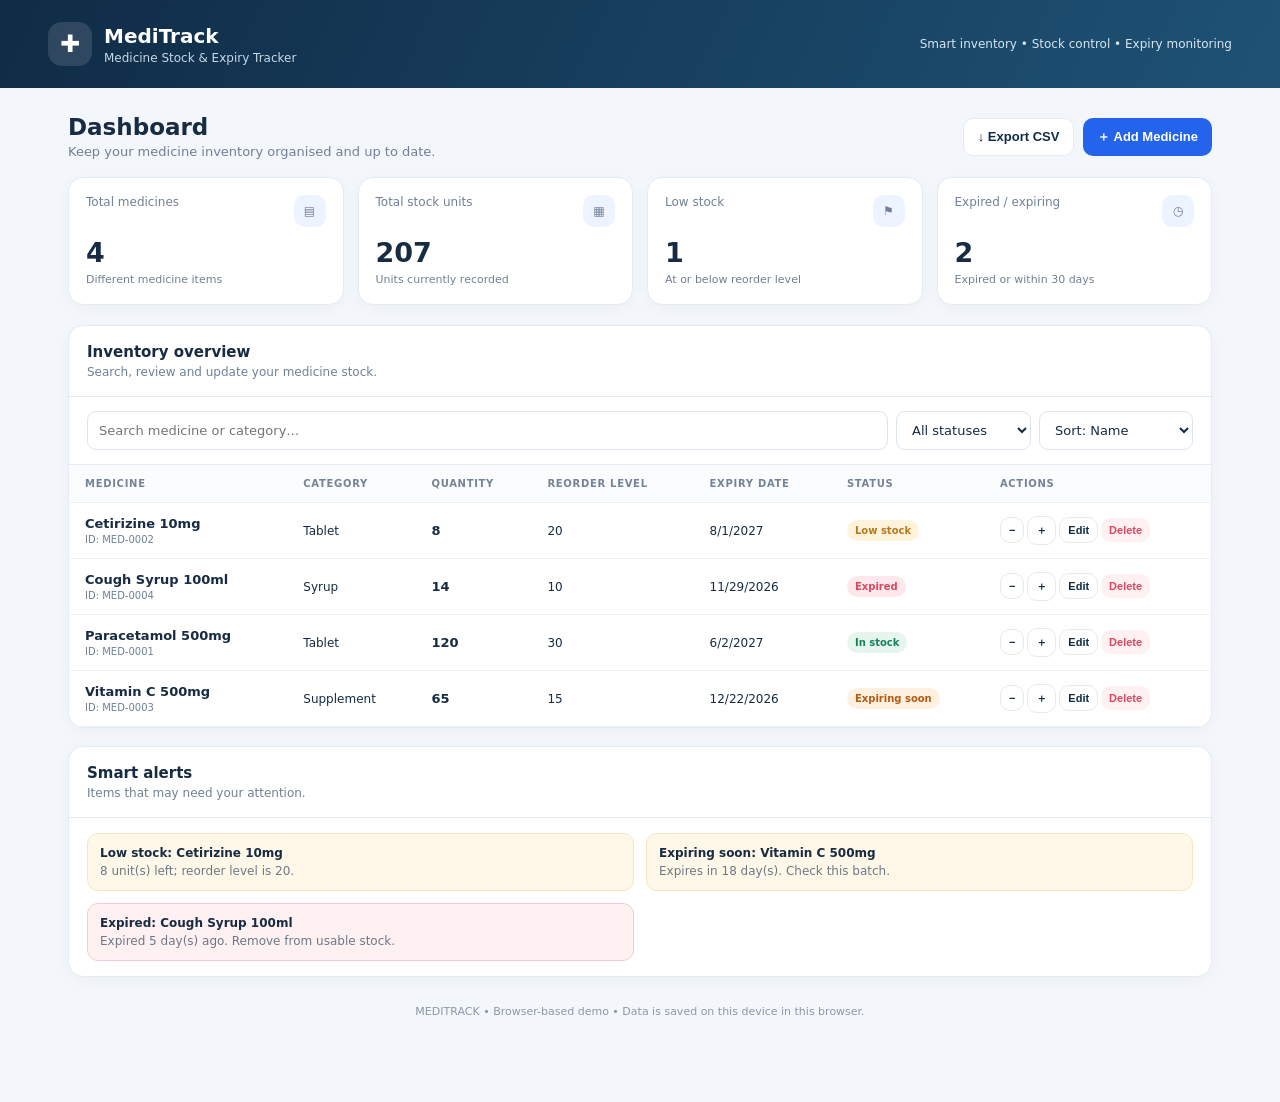
<file: index.html>
<!DOCTYPE html>
<html lang="en"><head><meta charset="UTF-8"><meta name="viewport" content="width=device-width, initial-scale=1"><meta name="theme-color" content="#102b46"><title>MediTrack | Medicine Stock & Expiry Tracker</title>
<style>
:root{--navy:#102b46;--blue:#2463eb;--bg:#f3f6fb;--ink:#172b42;--muted:#718096;--line:#e5ebf2;--red:#d9485f;--amber:#b7791f;--green:#16845b}*{box-sizing:border-box}body{margin:0;background:var(--bg);color:var(--ink);font-family:system-ui,-apple-system,"Segoe UI",sans-serif}header{background:linear-gradient(115deg,#102b46,#1e5275);color:white;padding:22px clamp(16px,4vw,48px);display:flex;align-items:center;justify-content:space-between;gap:16px;flex-wrap:wrap}.brand{display:flex;align-items:center;gap:12px}.logo{width:44px;height:44px;border-radius:14px;background:#ffffff20;display:grid;place-items:center;font-size:24px}.brand h1{font-size:20px;margin:0}.brand p{margin:3px 0 0;color:#c8d9e8;font-size:12px}.header-note{font-size:12px;color:#d7e6f2}main{max-width:1180px;margin:26px auto;padding:0 18px 48px}.toolbar{display:flex;justify-content:space-between;align-items:center;gap:12px;flex-wrap:wrap;margin-bottom:18px}.toolbar h2{margin:0;font-size:23px}.toolbar p{margin:4px 0 0;color:var(--muted);font-size:13px}.actions{display:flex;gap:9px;flex-wrap:wrap}button{border:0;border-radius:10px;padding:10px 14px;font-weight:650;font-size:13px;cursor:pointer}.primary{background:var(--blue);color:white}.secondary{background:white;color:var(--navy);border:1px solid var(--line)}.danger{background:#fff0f2;color:var(--red)}.cards{display:grid;grid-template-columns:repeat(4,minmax(0,1fr));gap:14px;margin-bottom:20px}.stat,.panel{background:white;border:1px solid var(--line);border-radius:15px;box-shadow:0 4px 16px #18324a08}.stat{padding:17px}.stat-top{display:flex;justify-content:space-between;color:var(--muted);font-size:12px}.stat-icon{width:32px;height:32px;border-radius:10px;background:#edf3ff;display:grid;place-items:center}.stat strong{display:block;font-size:27px;margin-top:10px}.stat small{color:var(--muted);font-size:11px}.panel{margin-bottom:18px;overflow:hidden}.panel-head{padding:17px 18px;border-bottom:1px solid var(--line);display:flex;align-items:center;justify-content:space-between;gap:12px;flex-wrap:wrap}.panel-head h3{font-size:15px;margin:0}.panel-head p{font-size:12px;color:var(--muted);margin:4px 0 0}.filters{display:flex;gap:8px;flex-wrap:wrap;padding:14px 18px;border-bottom:1px solid var(--line)}input,select{font:inherit;border:1px solid #dce4ed;border-radius:9px;padding:10px 11px;background:white;color:var(--ink);font-size:13px;min-width:0}#search{flex:1;min-width:170px}.filters select{min-width:135px}.table-wrap{overflow-x:auto}table{width:100%;border-collapse:collapse;min-width:760px}th,td{text-align:left;padding:13px 16px;border-bottom:1px solid #edf1f5;font-size:12px}th{color:#758397;font-size:10px;text-transform:uppercase;letter-spacing:.7px;background:#fbfcfe}td strong{font-size:13px}td small{display:block;color:var(--muted);margin-top:3px}.pill{display:inline-block;padding:5px 8px;border-radius:30px;font-size:10px;font-weight:750}.ok{background:#e6f6ee;color:var(--green)}.low{background:#fff3dc;color:var(--amber)}.expired{background:#ffe8ec;color:var(--red)}.soon{background:#fff0df;color:#b45b13}.actions-cell{white-space:nowrap}.actions-cell button{padding:6px 8px;margin-right:3px;font-size:11px}.empty{padding:30px;text-align:center;color:var(--muted);font-size:13px}.alerts{display:grid;grid-template-columns:repeat(2,minmax(0,1fr));gap:12px;padding:15px 18px}.alert{border-radius:11px;padding:12px;background:#fff8e9;border:1px solid #f7e6bd;font-size:12px}.alert.red{background:#fff0f2;border-color:#f5cbd2}.alert b{display:block;margin-bottom:4px}.alert span{color:#6d7886}footer{text-align:center;color:#8b98a8;font-size:11px;padding:10px}.modal-backdrop{display:none;position:fixed;inset:0;background:#10243c88;z-index:5;align-items:center;justify-content:center;padding:16px}.modal-backdrop.show{display:flex}.modal{width:min(500px,100%);background:white;border-radius:17px;padding:22px;max-height:92vh;overflow:auto}.modal h3{margin:0 0 5px}.modal p{margin:0 0 17px;color:var(--muted);font-size:12px}.form-grid{display:grid;grid-template-columns:1fr 1fr;gap:12px}.field{display:flex;flex-direction:column;gap:6px}.field.full{grid-column:1/-1}.field label{font-size:11px;font-weight:700;color:#526174}.field input{width:100%}.modal-actions{display:flex;justify-content:flex-end;gap:8px;margin-top:18px}@media(max-width:760px){.cards{grid-template-columns:repeat(2,minmax(0,1fr))}.alerts{grid-template-columns:1fr}main{margin-top:18px}}@media(max-width:420px){.cards{gap:9px}.stat{padding:13px}.stat strong{font-size:23px}.form-grid{grid-template-columns:1fr}.field.full{grid-column:auto}.toolbar .actions{width:100%}.toolbar .actions button{flex:1}}
</style></head><body>
<header><div class="brand"><div class="logo">✚</div><div><h1>MediTrack</h1><p>Medicine Stock & Expiry Tracker</p></div></div><div class="header-note">Smart inventory • Stock control • Expiry monitoring</div></header>
<main><div class="toolbar"><div><h2>Dashboard</h2><p>Keep your medicine inventory organised and up to date.</p></div><div class="actions"><button class="secondary" id="exportBtn">↓ Export CSV</button><button class="primary" id="addBtn">＋ Add Medicine</button></div></div>
<section class="cards"><div class="stat"><div class="stat-top">Total medicines <span class="stat-icon">▤</span></div><strong id="totalCount">0</strong><small>Different medicine items</small></div><div class="stat"><div class="stat-top">Total stock units <span class="stat-icon">▦</span></div><strong id="unitsCount">0</strong><small>Units currently recorded</small></div><div class="stat"><div class="stat-top">Low stock <span class="stat-icon">⚑</span></div><strong id="lowCount">0</strong><small>At or below reorder level</small></div><div class="stat"><div class="stat-top">Expired / expiring <span class="stat-icon">◷</span></div><strong id="expiryCount">0</strong><small>Expired or within 30 days</small></div></section>
<section class="panel"><div class="panel-head"><div><h3>Inventory overview</h3><p>Search, review and update your medicine stock.</p></div><span id="lastUpdated" style="font-size:11px;color:#8794a4"></span></div><div class="filters"><input id="search" type="search" placeholder="Search medicine or category…"><select id="statusFilter"><option value="all">All statuses</option><option value="ok">In stock</option><option value="low">Low stock</option><option value="soon">Expiring soon</option><option value="expired">Expired</option></select><select id="sortBy"><option value="name">Sort: Name</option><option value="expiry">Sort: Expiry date</option><option value="quantity">Sort: Quantity</option></select></div><div class="table-wrap"><table><thead><tr><th>Medicine</th><th>Category</th><th>Quantity</th><th>Reorder level</th><th>Expiry date</th><th>Status</th><th>Actions</th></tr></thead><tbody id="medicineRows"></tbody></table><div id="emptyState" class="empty" hidden>No medicines found. Select “Add Medicine” to get started.</div></div></section>
<section class="panel"><div class="panel-head"><div><h3>Smart alerts</h3><p>Items that may need your attention.</p></div></div><div class="alerts" id="alerts"></div></section><footer>MEDITRACK • Browser-based demo • Data is saved on this device in this browser.</footer></main>
<div class="modal-backdrop" id="modalBackdrop" role="dialog" aria-modal="true" aria-labelledby="modalTitle"><div class="modal"><h3 id="modalTitle">Add medicine</h3><p>Enter the medicine details below.</p><form id="medicineForm"><input type="hidden" id="medicineId"><div class="form-grid"><div class="field full"><label for="medicineName">Medicine name *</label><input id="medicineName" required maxlength="70" placeholder="e.g. Paracetamol 500mg"></div><div class="field"><label for="category">Category</label><input id="category" maxlength="40" placeholder="e.g. Tablet"></div><div class="field"><label for="quantity">Quantity *</label><input id="quantity" type="number" min="0" step="1" required></div><div class="field"><label for="reorder">Reorder level *</label><input id="reorder" type="number" min="0" step="1" required value="10"></div><div class="field"><label for="expiry">Expiry date *</label><input id="expiry" type="date" required></div></div><div class="modal-actions"><button type="button" class="secondary" id="cancelBtn">Cancel</button><button type="submit" class="primary">Save medicine</button></div></form></div></div>
<script>
const KEY='meditrack_inventory_v1';const today=()=>{const d=new Date();d.setHours(0,0,0,0);return d};const datePlus=n=>{const d=today();d.setDate(d.getDate()+n);return d.toISOString().slice(0,10)};const sample=[{id:1,name:'Paracetamol 500mg',category:'Tablet',quantity:120,reorder:30,expiry:datePlus(180)},{id:2,name:'Cetirizine 10mg',category:'Tablet',quantity:8,reorder:20,expiry:datePlus(240)},{id:3,name:'Vitamin C 500mg',category:'Supplement',quantity:65,reorder:15,expiry:datePlus(18)},{id:4,name:'Cough Syrup 100ml',category:'Syrup',quantity:14,reorder:10,expiry:datePlus(-5)}];let medicines=load();function load(){try{const x=JSON.parse(localStorage.getItem(KEY));return Array.isArray(x)?x:sample}catch(e){return sample}}function save(){localStorage.setItem(KEY,JSON.stringify(medicines));document.getElementById('lastUpdated').textContent='Updated '+new Date().toLocaleTimeString([],{hour:'2-digit',minute:'2-digit'});render()}function daysUntil(s){return Math.ceil((new Date(s+'T00:00:00')-today())/86400000)}function status(m){const d=daysUntil(m.expiry);if(d<0)return'expired';if(d<=30)return'soon';if(+m.quantity<=+m.reorder)return'low';return'ok'}function statusLabel(s){return({ok:'In stock',low:'Low stock',soon:'Expiring soon',expired:'Expired'})[s]}function esc(s){return String(s??'').replace(/[&<>"']/g,c=>({'&':'&amp;','<':'&lt;','>':'&gt;','"':'&quot;',"'":'&#39;'}[c]))}
function render(){const total=medicines.length,units=medicines.reduce((a,m)=>a+Number(m.quantity||0),0),low=medicines.filter(m=>+m.quantity<=+m.reorder).length,exp=medicines.filter(m=>daysUntil(m.expiry)<=30).length;totalCount.textContent=total;unitsCount.textContent=units;lowCount.textContent=low;expiryCount.textContent=exp;const q=search.value.toLowerCase(),f=statusFilter.value,sort=sortBy.value;let list=medicines.filter(m=>(m.name+' '+m.category).toLowerCase().includes(q)&&(f==='all'||status(m)===f));list.sort((a,b)=>sort==='expiry'?a.expiry.localeCompare(b.expiry):sort==='quantity'?a.quantity-b.quantity:a.name.localeCompare(b.name));medicineRows.innerHTML=list.map(m=>{const s=status(m);return `<tr><td><strong>${esc(m.name)}</strong><small>ID: MED-${String(m.id).padStart(4,'0')}</small></td><td>${esc(m.category||'—')}</td><td><strong>${m.quantity}</strong></td><td>${m.reorder}</td><td>${new Date(m.expiry+'T00:00:00').toLocaleDateString()}</td><td><span class="pill ${s}">${statusLabel(s)}</span></td><td class="actions-cell"><button class="secondary" data-action="minus" data-id="${m.id}">−</button><button class="secondary" data-action="plus" data-id="${m.id}">＋</button><button class="secondary" data-action="edit" data-id="${m.id}">Edit</button><button class="danger" data-action="delete" data-id="${m.id}">Delete</button></td></tr>`}).join('');emptyState.hidden=list.length!==0;const a=[];medicines.forEach(m=>{const s=status(m);if(s==='expired')a.push(`<div class="alert red"><b>Expired: ${esc(m.name)}</b><span>Expired ${Math.abs(daysUntil(m.expiry))} day(s) ago. Remove from usable stock.</span></div>`);else if(s==='soon')a.push(`<div class="alert"><b>Expiring soon: ${esc(m.name)}</b><span>Expires in ${daysUntil(m.expiry)} day(s). Check this batch.</span></div>`);if(+m.quantity<=+m.reorder)a.push(`<div class="alert"><b>Low stock: ${esc(m.name)}</b><span>${m.quantity} unit(s) left; reorder level is ${m.reorder}.</span></div>`)});alerts.innerHTML=a.join('')||'<div class="empty" style="grid-column:1/-1;padding:12px">No alerts. Your current inventory has no low-stock or expiry warnings.</div>'}
function openModal(m){medicineForm.reset();medicineId.value=m?.id??'';modalTitle.textContent=m?'Edit medicine':'Add medicine';medicineName.value=m?.name??'';category.value=m?.category??'';quantity.value=m?.quantity??0;reorder.value=m?.reorder??10;expiry.value=m?.expiry??datePlus(90);modalBackdrop.classList.add('show')}function closeModal(){modalBackdrop.classList.remove('show')}addBtn.onclick=()=>openModal();cancelBtn.onclick=closeModal;modalBackdrop.addEventListener('click',e=>{if(e.target.id==='modalBackdrop')closeModal()});medicineForm.addEventListener('submit',e=>{e.preventDefault();const id=medicineId.value,m={id:id?Number(id):Date.now(),name:medicineName.value.trim(),category:category.value.trim(),quantity:Number(quantity.value),reorder:Number(reorder.value),expiry:expiry.value};if(id)medicines=medicines.map(x=>x.id===Number(id)?m:x);else medicines.push(m);save();closeModal()});medicineRows.addEventListener('click',e=>{const b=e.target.closest('button[data-action]');if(!b)return;const id=Number(b.dataset.id),m=medicines.find(x=>x.id===id);if(!m)return;const a=b.dataset.action;if(a==='edit')openModal(m);if(a==='plus'){m.quantity++;save()}if(a==='minus'){m.quantity=Math.max(0,m.quantity-1);save()}if(a==='delete'&&confirm(`Delete ${m.name} from inventory?`)){medicines=medicines.filter(x=>x.id!==id);save()}});['search','statusFilter','sortBy'].forEach(id=>document.getElementById(id).addEventListener(id==='search'?'input':'change',render));exportBtn.onclick=()=>{const rows=[['Medicine','Category','Quantity','Reorder Level','Expiry Date','Status'],...medicines.map(m=>[m.name,m.category,m.quantity,m.reorder,m.expiry,statusLabel(status(m))])],csv=rows.map(r=>r.map(v=>'"'+String(v??'').replace(/"/g,'""')+'"').join(',')).join('\r\n'),blob=new Blob([csv],{type:'text/csv;charset=utf-8;'}),url=URL.createObjectURL(blob),a=document.createElement('a');a.href=url;a.download='meditrack-inventory.csv';a.click();URL.revokeObjectURL(url)};if(!localStorage.getItem(KEY))localStorage.setItem(KEY,JSON.stringify(medicines));render();
</script></body></html>
</file>
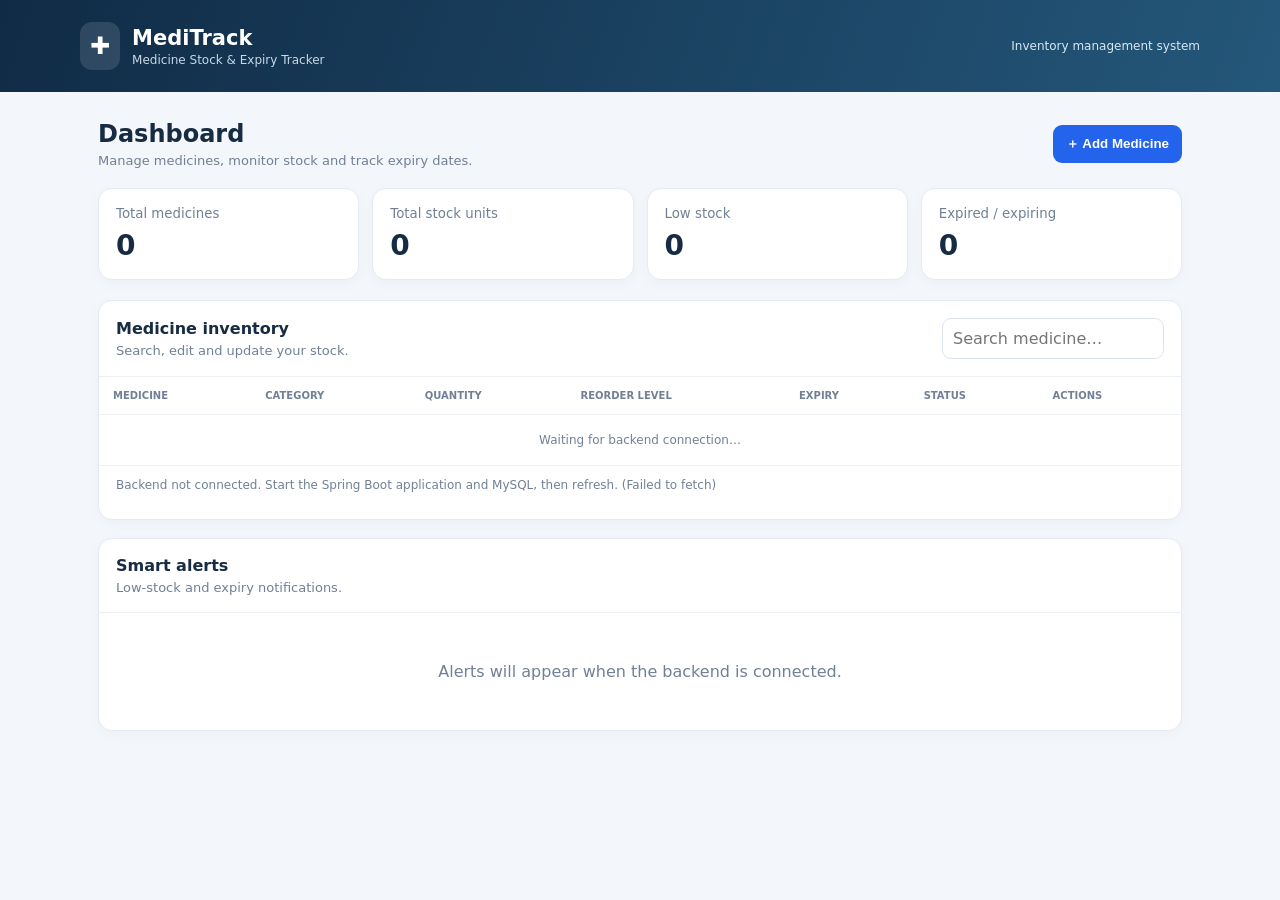
<file: frontend/index.html>
<!DOCTYPE html>
<html lang="en"><head><meta charset="UTF-8"><meta name="viewport" content="width=device-width,initial-scale=1"><title>MediTrack | Medicine Stock & Expiry Tracker</title><link rel="stylesheet" href="style.css"></head>
<body><header><div class="brand"><span class="logo">✚</span><div><h1>MediTrack</h1><p>Medicine Stock & Expiry Tracker</p></div></div><span class="tag">Inventory management system</span></header>
<main><section class="intro"><div><h2>Dashboard</h2><p>Manage medicines, monitor stock and track expiry dates.</p></div><button class="primary" id="addBtn">＋ Add Medicine</button></section>
<section class="stats"><article><small>Total medicines</small><b id="total">0</b></article><article><small>Total stock units</small><b id="units">0</b></article><article><small>Low stock</small><b id="low">0</b></article><article><small>Expired / expiring</small><b id="expiry">0</b></article></section>
<section class="panel"><div class="panel-head"><div><h3>Medicine inventory</h3><p>Search, edit and update your stock.</p></div><input id="search" placeholder="Search medicine…"></div><div class="table-wrap"><table><thead><tr><th>Medicine</th><th>Category</th><th>Quantity</th><th>Reorder level</th><th>Expiry</th><th>Status</th><th>Actions</th></tr></thead><tbody id="rows"></tbody></table></div><p id="message" class="message">Connecting to backend…</p></section>
<section class="panel"><div class="panel-head"><div><h3>Smart alerts</h3><p>Low-stock and expiry notifications.</p></div></div><div id="alerts" class="alerts"></div></section>
</main>
<dialog id="medicineDialog"><form id="medicineForm"><h3 id="formTitle">Add medicine</h3><input type="hidden" id="id"><label>Medicine name<input id="name" required maxlength="100"></label><label>Category<input id="category" maxlength="60"></label><label>Quantity<input id="quantity" type="number" min="0" required></label><label>Reorder level<input id="reorderLevel" type="number" min="0" value="10" required></label><label>Expiry date<input id="expiryDate" type="date" required></label><div class="form-actions"><button type="button" id="cancel" class="secondary">Cancel</button><button class="primary" type="submit">Save medicine</button></div></form></dialog>
<script src="app.js"></script></body></html>
</file>
<file: frontend/style.css>
*{box-sizing:border-box}body{margin:0;background:#f3f6fb;color:#172b42;font-family:system-ui,-apple-system,"Segoe UI",sans-serif}header{background:linear-gradient(110deg,#102b46,#24577a);color:#fff;padding:22px max(18px,calc((100% - 1120px)/2));display:flex;justify-content:space-between;align-items:center;gap:15px}.brand{display:flex;align-items:center;gap:12px}.logo{background:#ffffff20;border-radius:12px;padding:10px;font-size:24px}.brand h1{margin:0;font-size:21px}.brand p{margin:3px 0 0;color:#c8d9e8;font-size:12px}.tag{font-size:12px;color:#d8e8f4}main{max-width:1120px;margin:28px auto;padding:0 18px}.intro,.panel-head{display:flex;justify-content:space-between;align-items:center;gap:15px;flex-wrap:wrap}.intro h2{margin:0}.intro p,.panel-head p{color:#718096;font-size:13px;margin:5px 0 0}.stats{display:grid;grid-template-columns:repeat(4,1fr);gap:13px;margin:20px 0}.stats article,.panel{background:white;border:1px solid #e5ebf2;border-radius:14px;padding:17px;box-shadow:0 4px 14px #18324a08}.stats small{display:block;color:#718096}.stats b{display:block;font-size:28px;margin-top:8px}.panel{padding:0;margin-bottom:18px;overflow:hidden}.panel-head{padding:17px;border-bottom:1px solid #edf1f5}.panel-head h3{margin:0;font-size:16px}input{padding:10px;border:1px solid #dce4ed;border-radius:9px;font:inherit;min-width:0}button{border:0;border-radius:9px;padding:10px 13px;font-weight:650;cursor:pointer}.primary{background:#2463eb;color:#fff}.secondary{background:#edf2f7;color:#243b53}.table-wrap{overflow:auto}table{width:100%;border-collapse:collapse;min-width:740px}th,td{text-align:left;padding:13px 14px;border-bottom:1px solid #edf1f5;font-size:12px}th{font-size:10px;color:#718096;text-transform:uppercase}td button{padding:6px 8px;margin:2px;font-size:11px}.pill{padding:5px 8px;border-radius:30px;font-size:10px;font-weight:700}.ok{background:#e6f6ee;color:#16845b}.low{background:#fff3dc;color:#a66b12}.soon{background:#fff0df;color:#b45b13}.expired{background:#ffe8ec;color:#c5304b}.message{padding:0 17px 15px;color:#718096;font-size:12px}.alerts{padding:15px;display:grid;gap:9px}.alert{padding:11px;border-radius:9px;background:#fff5e4;font-size:12px}.alert.red{background:#ffedf0}.empty{padding:18px;color:#718096;text-align:center}dialog{border:0;border-radius:15px;width:min(430px,calc(100% - 28px));padding:22px;box-shadow:0 20px 60px #102b4655}dialog::backdrop{background:#102b4688}form h3{margin-top:0}form label{display:block;font-size:12px;font-weight:650;margin:12px 0}form label input{display:block;width:100%;margin-top:5px}.form-actions{display:flex;justify-content:flex-end;gap:8px;margin-top:18px}@media(max-width:650px){.stats{grid-template-columns:repeat(2,1fr)}header{align-items:flex-start;flex-direction:column}.tag{display:none}}
</file>
